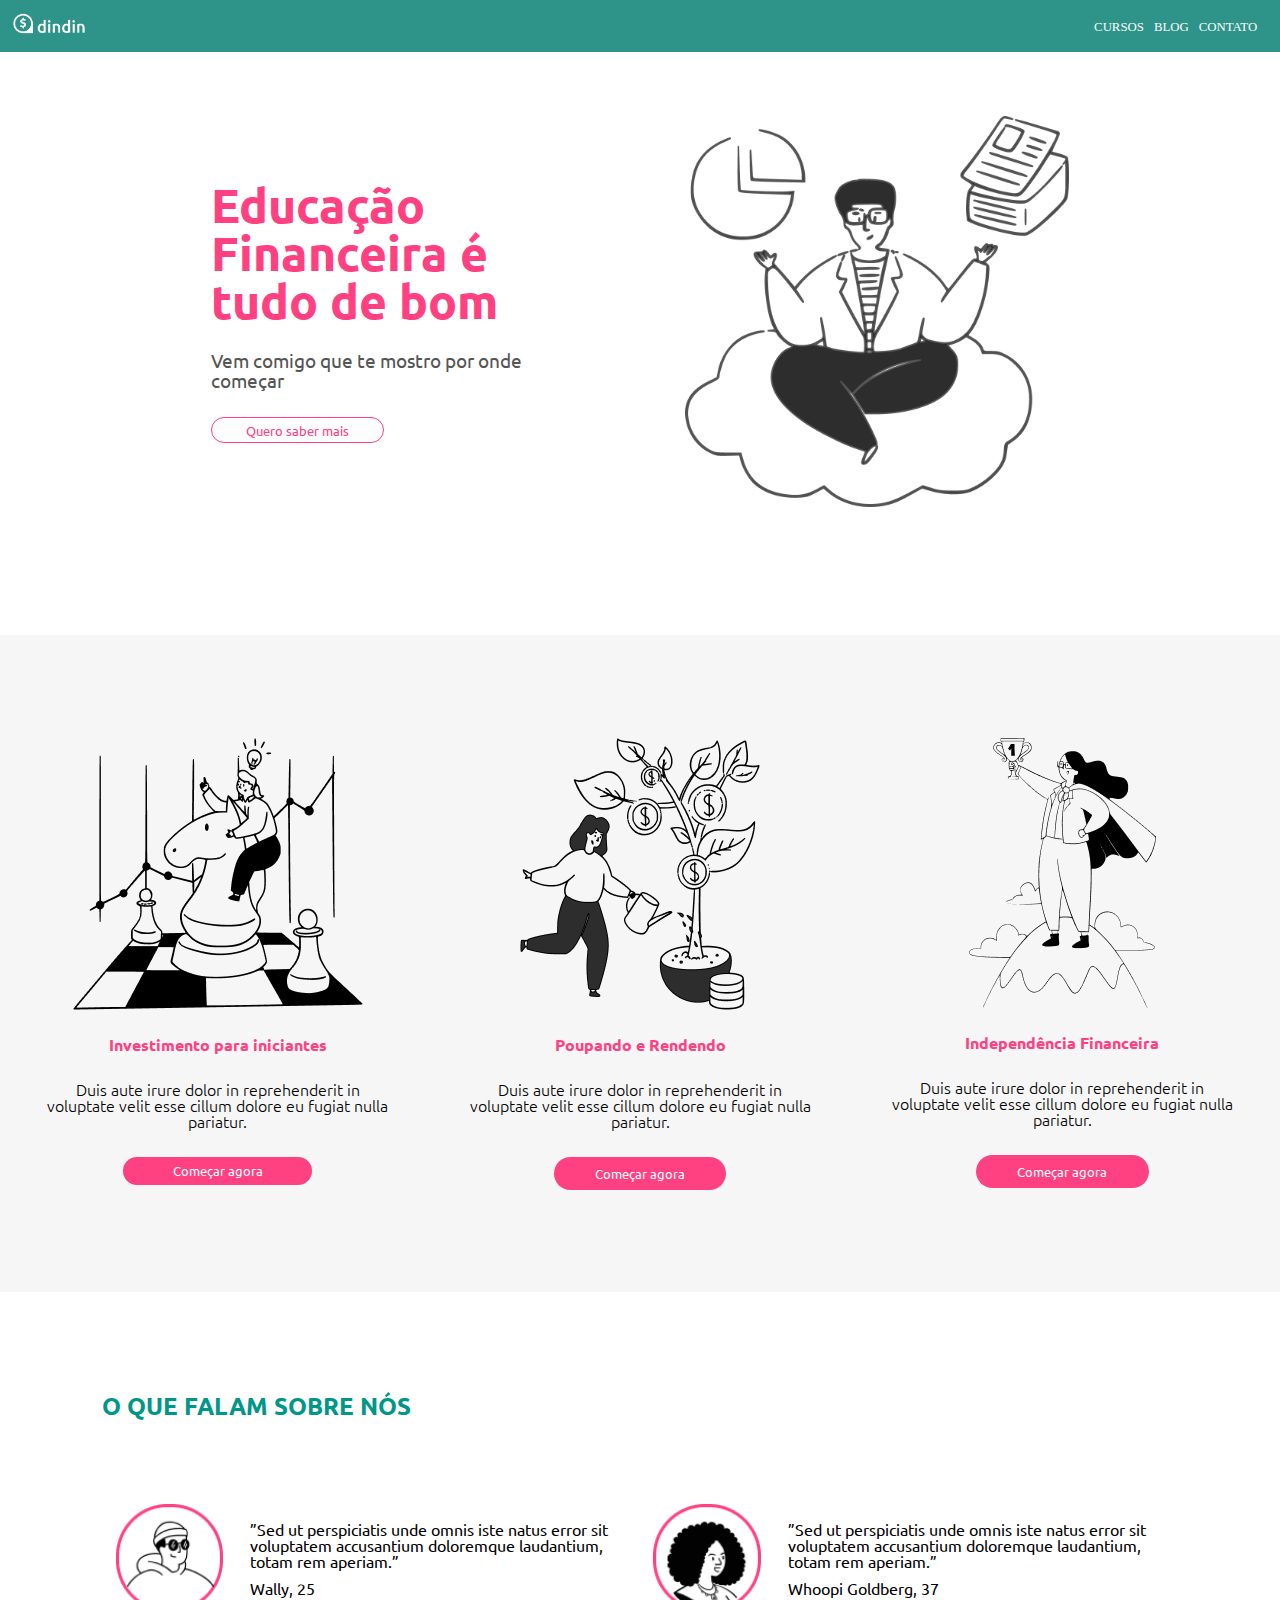
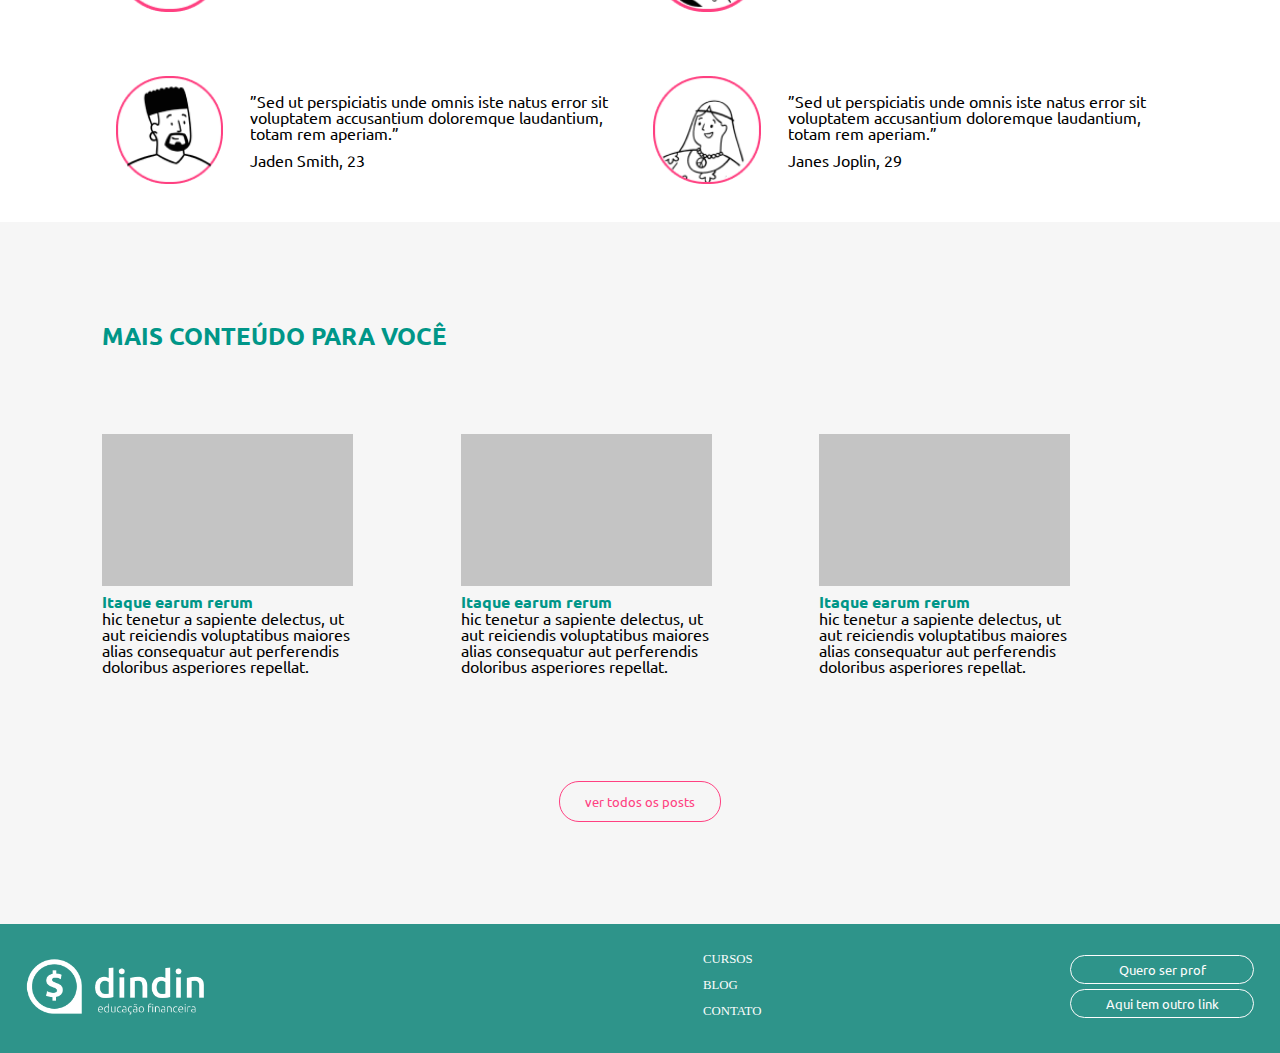
<file: index.html>
<!DOCTYPE html>
<html lang="pt-br">
<head>
    <meta charset="UTF-8">
    <meta http-equiv="X-UA-Compatible" content="IE=edge">
    <meta name="viewport" content="width=device-width, initial-scale=1.0">
    <link rel="stylesheet" href="./style/reset.css">
    <link rel="stylesheet" href="./style/global.css">
    <link rel="stylesheet" href="./style/index.css">
    <title>DINDIN</title>
</head>
<body>

    <header>
        <div>
            <a href=""><img src="./img/logo.png" alt="Logo"></a>
        </div>
        
        <nav>
            <ul>
                <li>
                    <a href="./cursos.html">CURSOS</a>
                </li>
                <li>
                    <a href="./blog.html">BLOG</a>
                </li>
                <li>
                    <a href="./contato.html">CONTATO</a>
                </li>
            </ul>
        </nav>
    </header>
    
    <main>

        <section id="section1">

            <div>
                <h1>Educação Financeira é tudo de bom</h1>
                <p>Vem comigo que te mostro por onde começar</p>
                <button>Quero saber mais</button>
            </div>
            
            <img src="./img/ilustra-banner.png" alt="">
        </section>

        <section id="section2">

            <div class="card">
                <img src="./img/image 3 (Traced).png" alt="">
                <h4>Investimento para iniciantes</h4>
                <p>Duis aute irure dolor in reprehenderit in voluptate velit esse cillum dolore eu fugiat nulla pariatur.</p>
                <a href="./pagina-do-curso.html">Começar agora</a> 
            </div>

            <div class="card">
                <img src="./img/image 2 (Traced).png" alt="">
                <h4>Poupando e Rendendo</h4>
                <p>Duis aute irure dolor in reprehenderit in voluptate velit esse cillum dolore eu fugiat nulla pariatur.</p>
                <button>Começar agora</button>
            </div>

            <div class="card">
                <img src="./img/image 4 (Traced).png" alt="">
                <h4>Independência Financeira</h4>
                <p>Duis aute irure dolor in reprehenderit in voluptate velit esse cillum dolore eu fugiat nulla pariatur.</p>
                <button>Começar agora</button>
            </div>
        </section>

        <section id="section3">
            <h2>O QUE FALAM SOBRE NÓS</h2>

            <div class="grid-container">
                <div class="container">
                    <img src="./img/Group 22.png" alt="">
                    <div>
                        <p>”Sed ut perspiciatis unde omnis iste natus error sit voluptatem accusantium doloremque laudantium, totam rem aperiam.”</p>
                        <span>Wally, 25</span>
                    </div>
                </div>
    
                <div class="container">
                    <img src="./img/whoopi.png" alt="">
                    <div>
                        <p>”Sed ut perspiciatis unde omnis iste natus error sit voluptatem accusantium doloremque laudantium, totam rem aperiam.”</p>
                        <span>Whoopi Goldberg, 37</span>
                    </div>
                </div>
    
                <div class="container">
                    <img src="./img/Group 21.png" alt="">
                    <div>
                        <p>”Sed ut perspiciatis unde omnis iste natus error sit voluptatem accusantium doloremque laudantium, totam rem aperiam.”</p>
                        <span>Jaden Smith, 23</span>
                    </div>
                </div>
    
                <div class="container">
                    <img src="./img/jane.png" alt="">
                    <div>
                        <p>”Sed ut perspiciatis unde omnis iste natus error sit voluptatem accusantium doloremque laudantium, totam rem aperiam.”</p>
                        <span>Janes Joplin, 29</span>
                    </div>
                </div>
            </div>
        </section>

        <aside>
            <h3>MAIS CONTEÚDO PARA VOCÊ</h3>

            <div>   
                <div class="aside-container">
                    <img src="./img/Rectangle 16.png" alt="">
                    <h6>Itaque earum rerum</h6>
                    <p>
                        hic tenetur a sapiente delectus, ut aut reiciendis voluptatibus maiores alias consequatur aut perferendis doloribus asperiores repellat.</p>
                </div>
    
                <div class="aside-container">
                    <img src="./img/Rectangle 16.png" alt="">
                    <h6>Itaque earum rerum</h6>
                    <p>
                        hic tenetur a sapiente delectus, ut aut reiciendis voluptatibus maiores alias consequatur aut perferendis doloribus asperiores repellat.</p>
                </div>
    
                <div class="aside-container">
                    <img src="./img/Rectangle 16.png" alt="">
                    <h6>Itaque earum rerum</h6>
                    <p>
                        hic tenetur a sapiente delectus, ut aut reiciendis voluptatibus maiores alias consequatur aut perferendis doloribus asperiores repellat.</p>
                </div>
            </div>

            <button>ver todos os posts</button>
        </aside>
    </main>

    <footer>
        <div>
            <a href=""><img src="./img/logo-1.png" alt=""></a>
        </div>
        
        <nav>
            <ul>
                <li>
                    <a href="./cursos.html">CURSOS</a>
                </li>
                <li>
                    <a href="./blog.html">BLOG</a>
                </li>
                <li>
                    <a href="./contato.html">CONTATO</a>
                </li>
            </ul>
        </nav>

        <div class="button-container">
            <button>Quero ser prof</button>
            <button>Aqui tem outro link</button>
        </div>
    </footer>
</body>
</html>
</file>
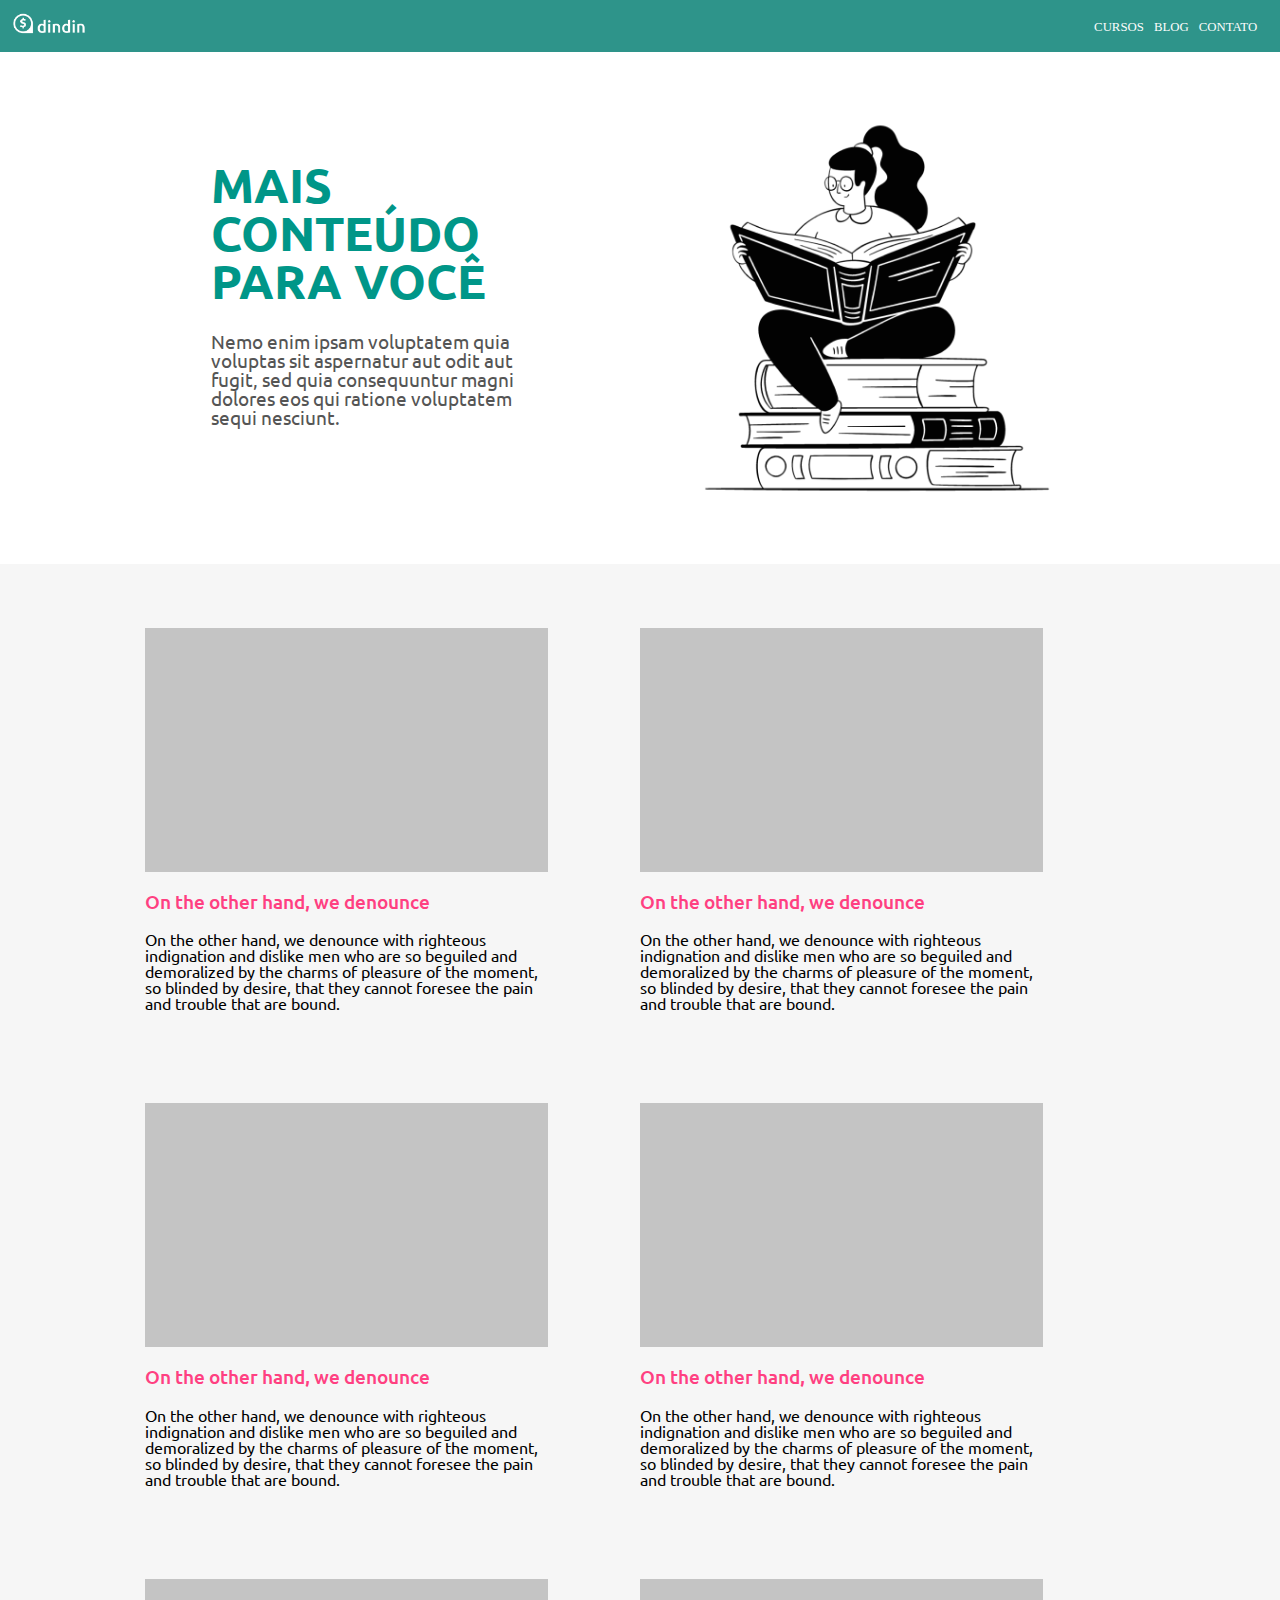
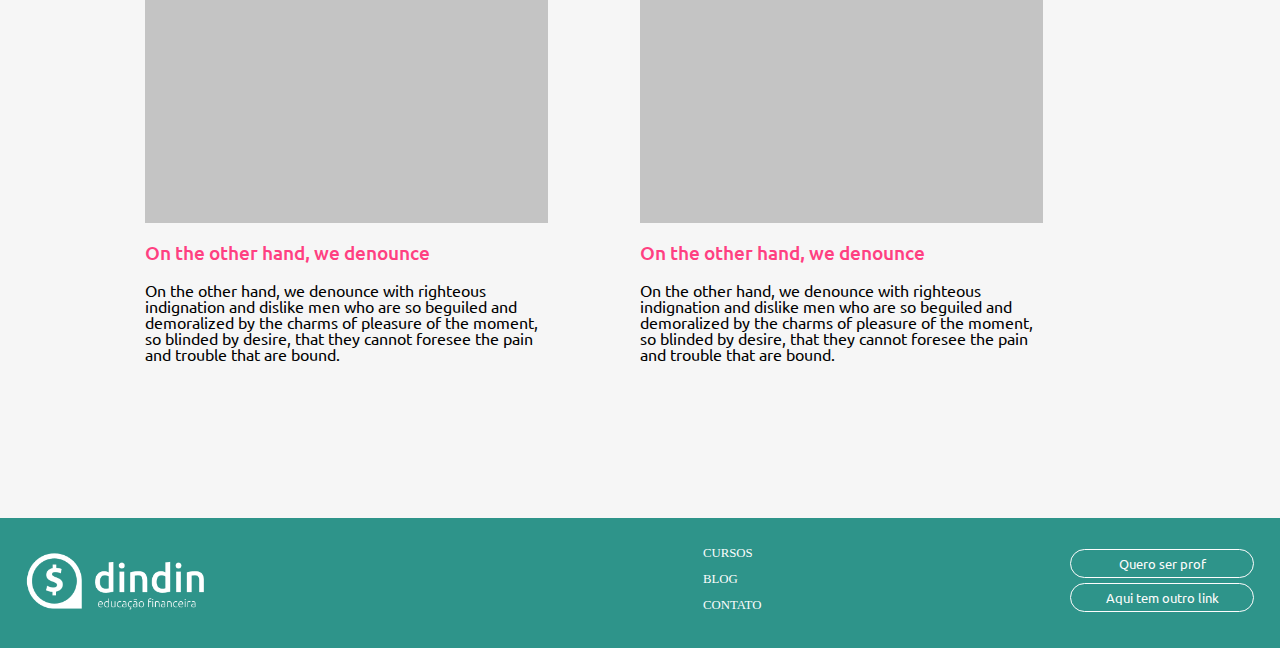
<file: blog.html>
<!DOCTYPE html>
<html lang="pt-br">
<head>
    <meta charset="UTF-8">
    <meta http-equiv="X-UA-Compatible" content="IE=edge">
    <meta name="viewport" content="width=device-width, initial-scale=1.0">
    <link rel="stylesheet" href="./style/reset.css">
    <link rel="stylesheet" href="./style/global.css">
    <link rel="stylesheet" href="./style/blog.css">
    <title>DINDIN</title>
</head>
<body>
    
    <header>
        <div>
            <a href="./index.html"><img src="./img/logo.png" alt="Logo"></a>
        </div>
        
        <nav>
            <ul>
                <li>
                    <a href="./cursos.html">CURSOS</a>
                </li>
                <li>
                    <a href="">BLOG</a>
                </li>
                <li>
                    <a href="./contato.html">CONTATO</a>
                </li>
            </ul>
        </nav>
    </header>

    <main>

        <section id="section1">

            <div>
                <h1>MAIS CONTEÚDO PARA VOCÊ</h1>
                <p>
                    Nemo enim ipsam voluptatem quia voluptas sit aspernatur aut odit aut fugit, 
                    sed quia consequuntur magni dolores eos qui ratione voluptatem sequi nesciunt. 
                </p>
            </div>
            
            <img src="./img/ilustra-blog.png" alt="">
        </section>

        <section id="section2">
            
            <div class="blog-content">
                <img src="./img/Rectangle 16.png" alt="">
                <h3>On the other hand, we denounce</h3>
                <p>
                    On the other hand, we denounce with righteous indignation and dislike men who are so beguiled and 
                    demoralized by the charms of pleasure of the moment, so blinded by desire, that they cannot 
                    foresee the pain and trouble that are bound.
                </p>
            </div>

            <div class="blog-content">
                <img src="./img/Rectangle 16.png" alt="">
                <h3>On the other hand, we denounce</h3>
                <p>
                    On the other hand, we denounce with righteous indignation and dislike men who are so beguiled and 
                    demoralized by the charms of pleasure of the moment, so blinded by desire, that they cannot 
                    foresee the pain and trouble that are bound.
                </p>
            </div>

            <div class="blog-content">
                <img src="./img/Rectangle 16.png" alt="">
                <h3>On the other hand, we denounce</h3>
                <p>
                    On the other hand, we denounce with righteous indignation and dislike men who are so beguiled and 
                    demoralized by the charms of pleasure of the moment, so blinded by desire, that they cannot 
                    foresee the pain and trouble that are bound.
                </p>
            </div>

            <div class="blog-content">
                <img src="./img/Rectangle 16.png" alt="">
                <h3>On the other hand, we denounce</h3>
                <p>
                    On the other hand, we denounce with righteous indignation and dislike men who are so beguiled and 
                    demoralized by the charms of pleasure of the moment, so blinded by desire, that they cannot 
                    foresee the pain and trouble that are bound.
                </p>
            </div>

            <div class="blog-content">
                <img src="./img/Rectangle 16.png" alt="">
                <h3>On the other hand, we denounce</h3>
                <p>
                    On the other hand, we denounce with righteous indignation and dislike men who are so beguiled and 
                    demoralized by the charms of pleasure of the moment, so blinded by desire, that they cannot 
                    foresee the pain and trouble that are bound.
                </p>
            </div>

            <div class="blog-content">
                <img src="./img/Rectangle 16.png" alt="">
                <h3>On the other hand, we denounce</h3>
                <p>
                    On the other hand, we denounce with righteous indignation and dislike men who are so beguiled and 
                    demoralized by the charms of pleasure of the moment, so blinded by desire, that they cannot 
                    foresee the pain and trouble that are bound.
                </p>
            </div>
        </section>

    </main>

    <footer>
        <div>
            <a href="./index.html"><img src="./img/logo-1.png" alt=""></a>
        </div>
        
        <nav>
            <ul>
                <li>
                    <a href="./cursos.html">CURSOS</a>
                </li>
                <li>
                    <a href="">BLOG</a>
                </li>
                <li>
                    <a href="./contato.html">CONTATO</a>
                </li>
            </ul>
        </nav>

        <div class="button-container">
            <button>Quero ser prof</button>
            <button>Aqui tem outro link</button>
        </div>
    </footer>
</body>
</html>
</file>
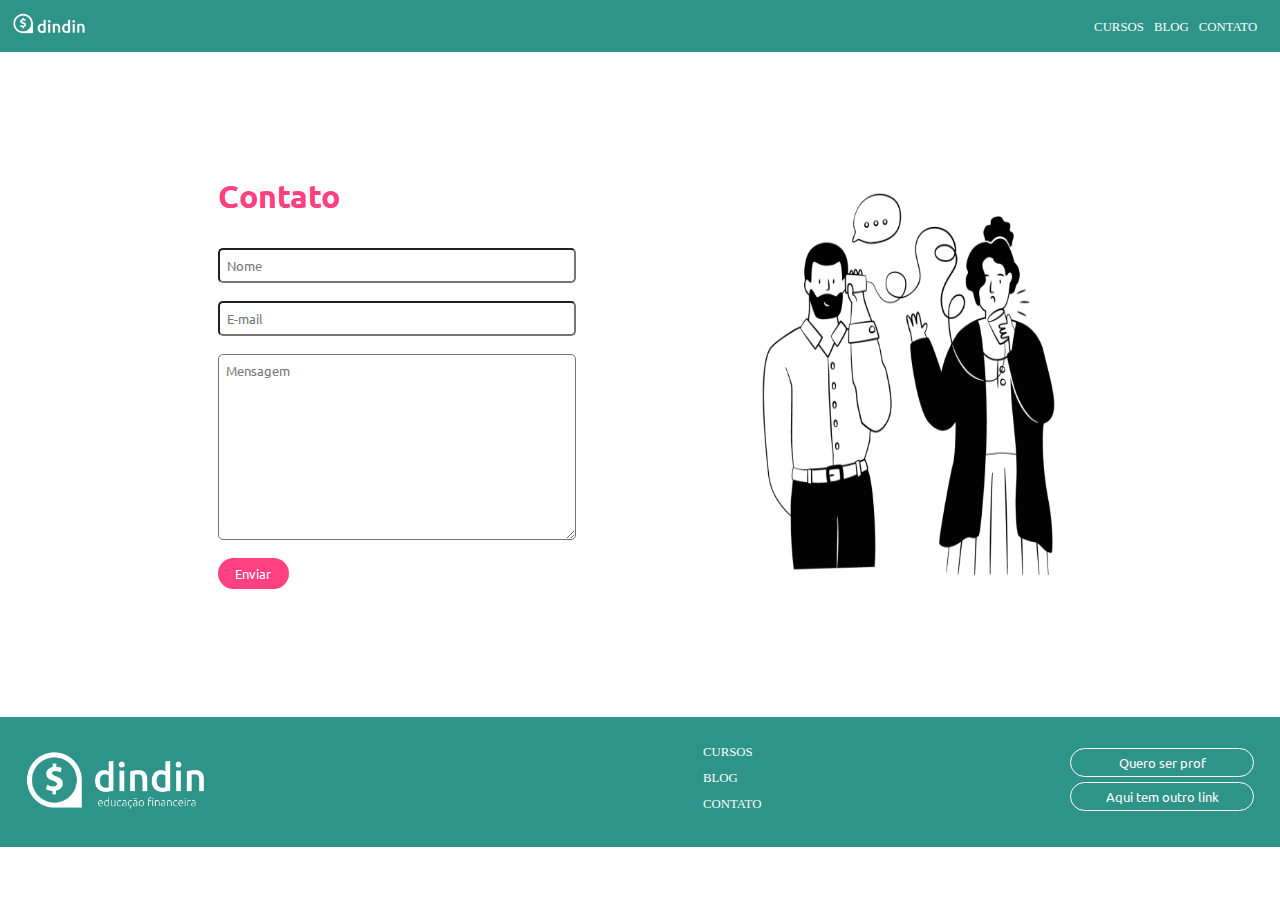
<file: contato.html>
<!DOCTYPE html>
<html lang="pt-br">
<head>
    <meta charset="UTF-8">
    <meta http-equiv="X-UA-Compatible" content="IE=edge">
    <meta name="viewport" content="width=device-width, initial-scale=1.0">
    <link rel="stylesheet" href="./style/reset.css">
    <link rel="stylesheet" href="./style/global.css">
    <link rel="stylesheet" href="./style/contato.css">
    <title>DINDIN</title>
</head>
<body>
    <header>
        <div>
            <a href="./index.html"><img src="./img/logo.png" alt="Logo"></a>
        </div>
        
        <nav>
            <ul>
                <li>
                    <a href="./cursos.html">CURSOS</a>
                </li>
                <li>
                    <a href="./blog.html">BLOG</a>
                </li>
                <li>
                    <a href="">CONTATO</a>
                </li>
            </ul>
        </nav>
    </header>

    <main>

        <div class="container">
            <form action="">
                <h1>Contato</h1>
                <input type="text" id="name" placeholder="Nome">
                <input type="email" id="email" placeholder="E-mail">
                <textarea name="mensagem" id="" cols="30" rows="10" placeholder="Mensagem"></textarea>
                <button>Enviar</button>
            </form>

            <img src="./img/ilustra-contato.png" alt="">    
        </div>
        
    </main>

    <footer>
        <div>
            <a href="./index.html"><img src="./img/logo-1.png" alt=""></a>
        </div>
        
        <nav>
            <ul>
                <li>
                    <a href="./cursos.html">CURSOS</a>
                </li>
                <li>
                    <a href="./blog.html">BLOG</a>
                </li>
                <li>
                    <a href="">CONTATO</a>
                </li>
            </ul>
        </nav>

        <div class="button-container">
            <button>Quero ser prof</button>
            <button>Aqui tem outro link</button>
        </div>
    </footer>
</body>
</html>
</file>
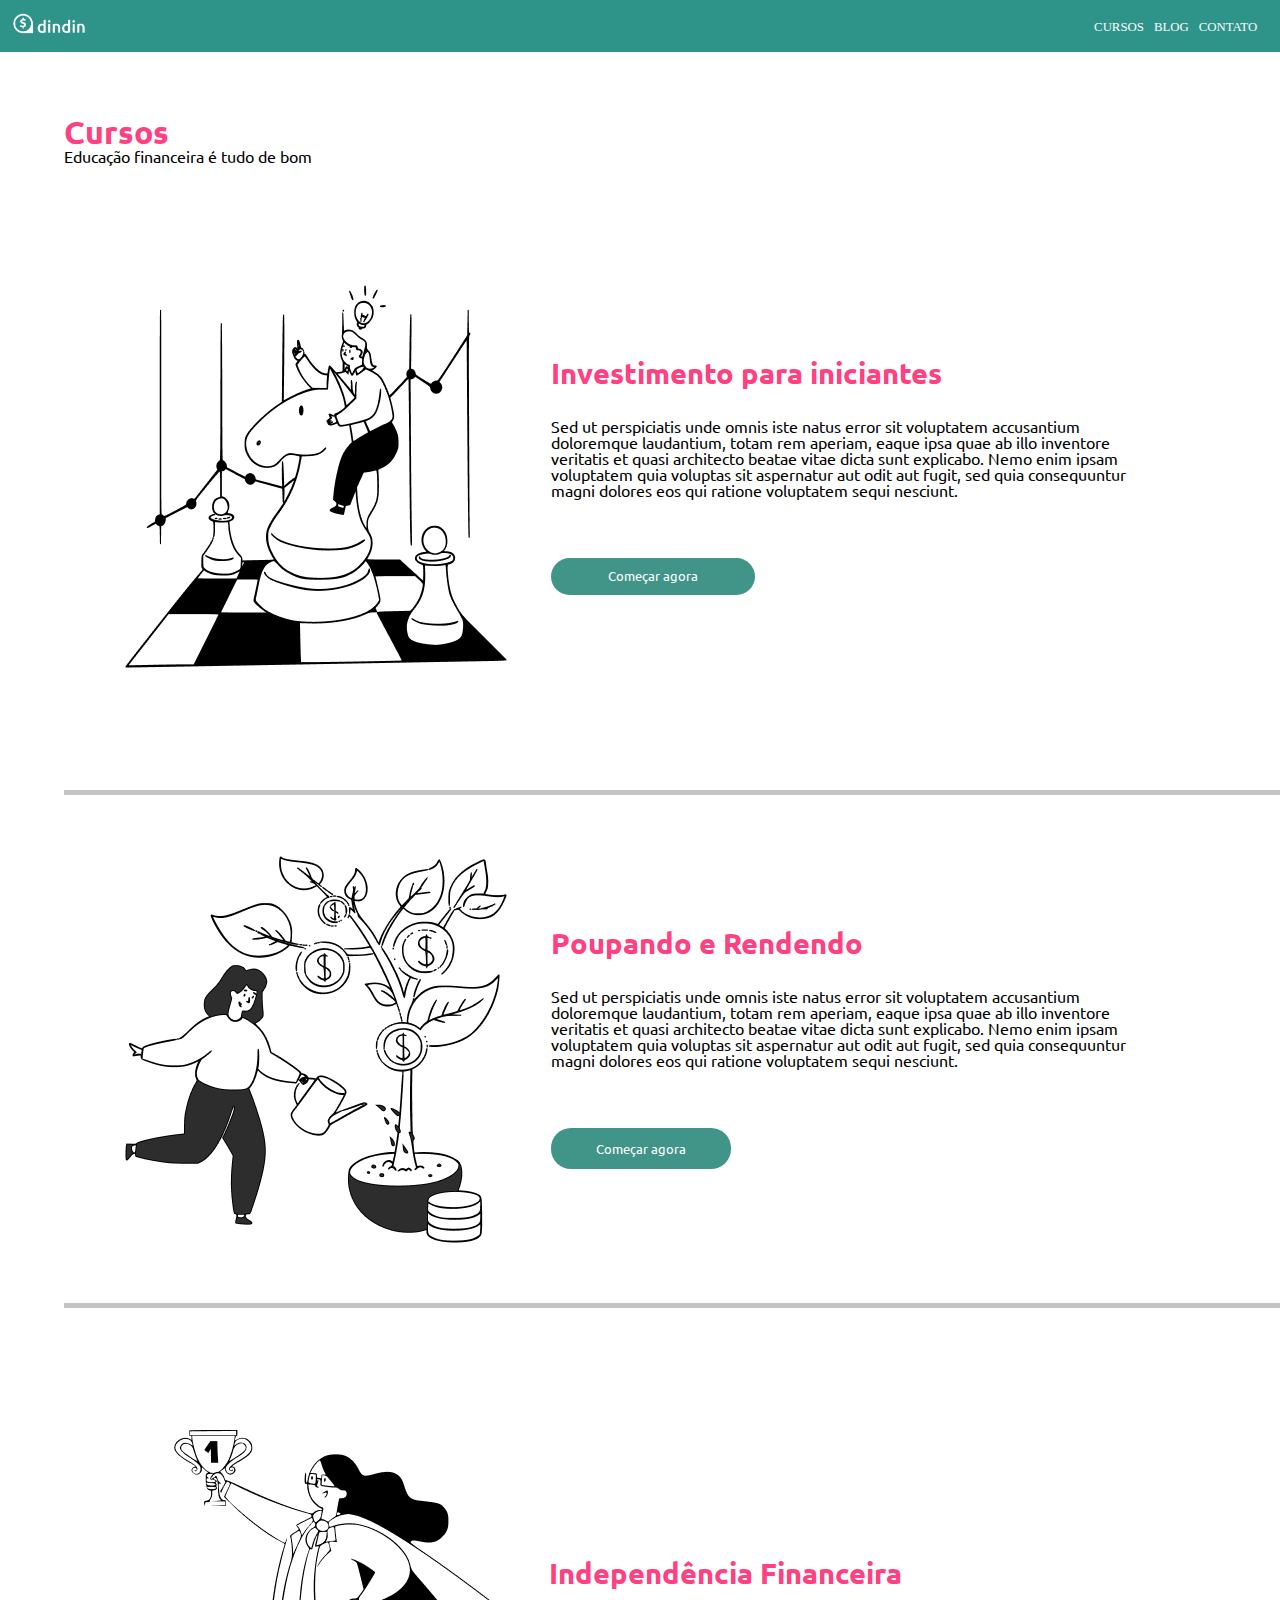
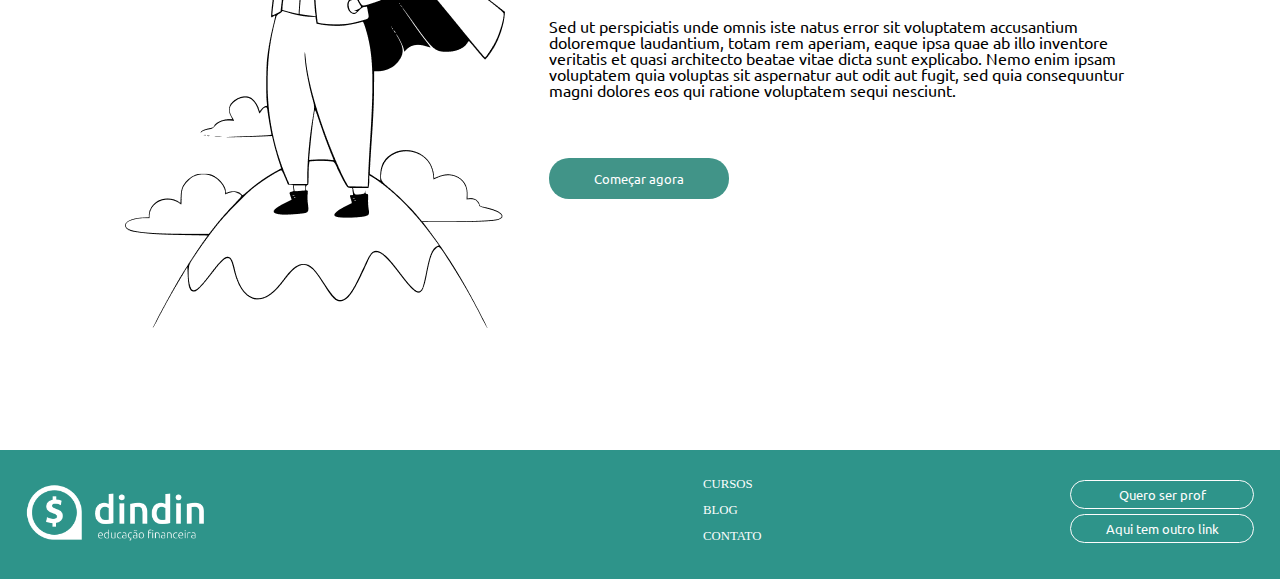
<file: cursos.html>
<!DOCTYPE html>
<html lang="pt-br">
<head>
    <meta charset="UTF-8">
    <meta http-equiv="X-UA-Compatible" content="IE=edge">
    <meta name="viewport" content="width=device-width, initial-scale=1.0">
    <link rel="stylesheet" href="./style/reset.css">
    <link rel="stylesheet" href="./style/global.css">
    <link rel="stylesheet" href="./style/cursos.css">
    <title>DINDIN</title>
</head>
<body>
    
    <header>
        <div>   
            <a href="./index.html"><img src="./img/logo.png" alt="Logo"></a>
        </div>
        
        <nav>
            <ul>
                <li>
                    <a href="">CURSOS</a>
                </li>
                <li>
                    <a href="./blog.html">BLOG</a>
                </li>
                <li>
                    <a href="./contato.html">CONTATO</a>
                </li>
            </ul>
        </nav>
    </header>

    <main>
        <h1>Cursos</h1>
        <p>Educação financeira é tudo de bom</p>

        <section>
            <div class="card">
                <img src="./img/image 3 (Traced)-1.png" alt="">
                <div class="information">
                    <h3>Investimento para iniciantes</h3>
                    <p>Sed ut perspiciatis unde omnis iste natus error sit voluptatem accusantium doloremque laudantium, totam rem aperiam, eaque ipsa quae ab illo inventore veritatis et quasi architecto beatae vitae dicta sunt explicabo. Nemo enim ipsam voluptatem quia voluptas sit aspernatur aut odit aut fugit, sed quia consequuntur magni dolores eos qui ratione voluptatem sequi nesciunt. </p>
                    <a href="./pagina-do-curso.html">Começar agora</a>
                </div>
            </div>

            <div class="card">
                <img src="./img/image 2 (Traced)-1.png" alt="">
                <div class="information">
                    <h3>Poupando e Rendendo</h3>
                    <p>Sed ut perspiciatis unde omnis iste natus error sit voluptatem accusantium doloremque laudantium, totam rem aperiam, eaque ipsa quae ab illo inventore veritatis et quasi architecto beatae vitae dicta sunt explicabo. Nemo enim ipsam voluptatem quia voluptas sit aspernatur aut odit aut fugit, sed quia consequuntur magni dolores eos qui ratione voluptatem sequi nesciunt. </p>
                    <button>Começar agora</button>
                </div>
            </div>

            <div class="card">
                <img src="./img/image 4 (Traced)-1.png" alt="">
                <div class="information">
                    <h3>Independência Financeira</h3>
                    <p>Sed ut perspiciatis unde omnis iste natus error sit voluptatem accusantium doloremque laudantium, totam rem aperiam, eaque ipsa quae ab illo inventore veritatis et quasi architecto beatae vitae dicta sunt explicabo. Nemo enim ipsam voluptatem quia voluptas sit aspernatur aut odit aut fugit, sed quia consequuntur magni dolores eos qui ratione voluptatem sequi nesciunt. </p>
                    <button>Começar agora</button>
                </div>
            </div>
        </section>
    </main>


    <footer>
        <div>   
            <a href="./index.html"><img src="./img/logo-1.png" alt=""></a>
        </div>
        
        <nav>
            <ul>
                <li>
                    <a href="">CURSOS</a>
                </li>
                <li>
                    <a href="./blog.html">BLOG</a>
                </li>
                <li>
                    <a href="./contato.html">CONTATO</a>
                </li>
            </ul>
        </nav>

        <div class="button-container">
            <button>Quero ser prof</button>
            <button>Aqui tem outro link</button>
        </div>
    </footer>
</body>
</html>
</file>
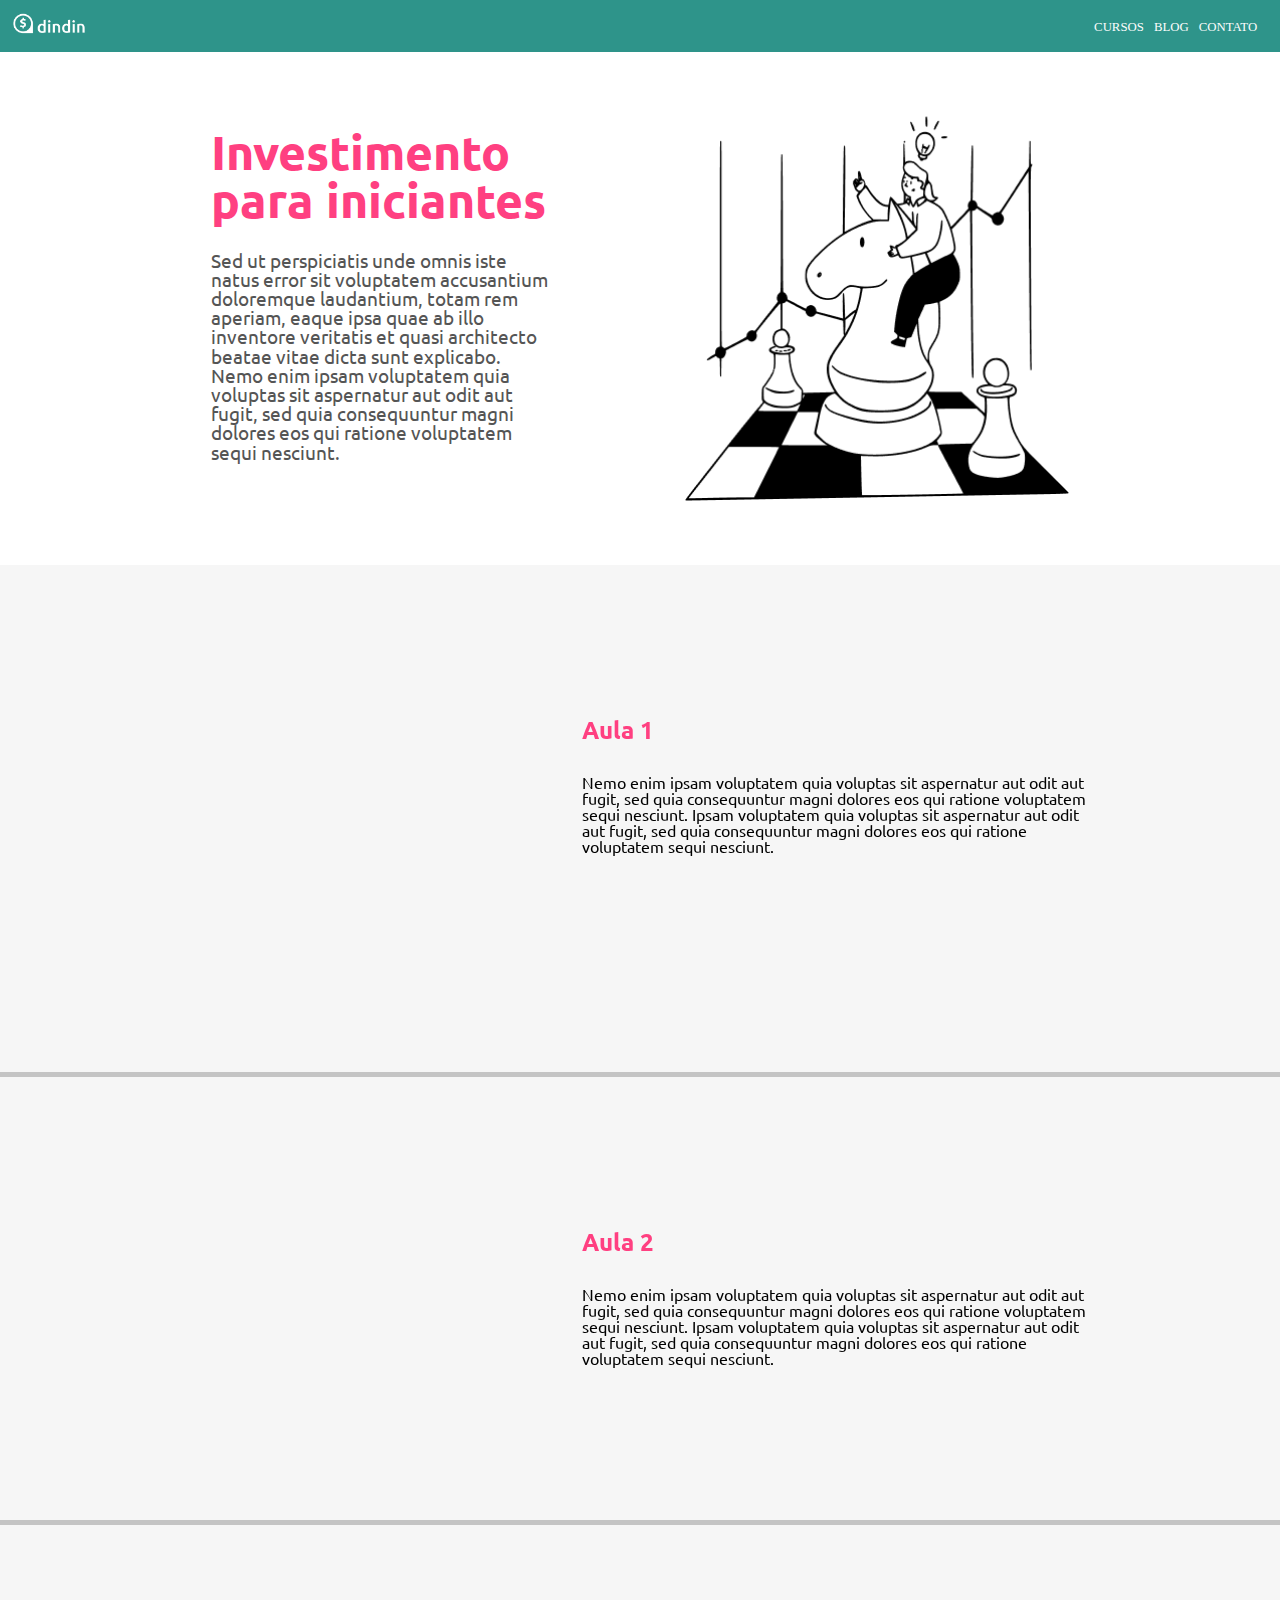
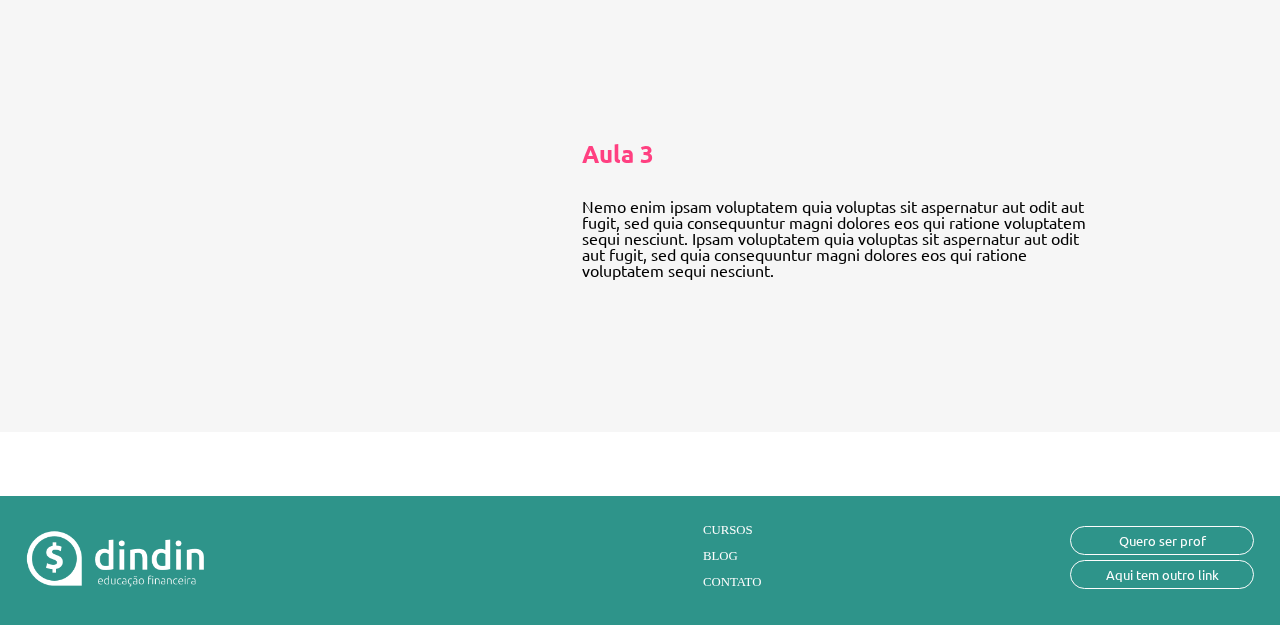
<file: pagina-do-curso.html>
<!DOCTYPE html>
<html lang="pt-br">
<head>
    <meta charset="UTF-8">
    <meta http-equiv="X-UA-Compatible" content="IE=edge">
    <meta name="viewport" content="width=device-width, initial-scale=1.0">
    <link rel="stylesheet" href="./style/reset.css">
    <link rel="stylesheet" href="./style/global.css">
    <link rel="stylesheet" href="./style/pagina-do-curso.css">
    <title>DINDIN</title>
</head>
<body>
    <header>
        <div>
            <a href="./index.html"><img src="./img/logo.png" alt="Logo"></a>
        </div>
        
        <nav>
            <ul>
                <li>
                    <a href="./cursos.html">CURSOS</a>
                </li>
                <li>
                    <a href="./blog.html">BLOG</a>
                </li>
                <li>
                    <a href="./contato.html">CONTATO</a>
                </li>
            </ul>
        </nav>
    </header>

    <main>

        <section id="principal">

            <div>
                <h1>Investimento para iniciantes</h1>
                <p>Sed ut perspiciatis unde omnis iste natus error sit voluptatem accusantium doloremque laudantium, 
                    totam rem aperiam, eaque ipsa quae ab illo inventore veritatis et quasi architecto beatae vitae 
                    dicta sunt explicabo. Nemo enim ipsam voluptatem quia voluptas sit aspernatur aut odit aut fugit, 
                    sed quia consequuntur magni dolores eos qui ratione voluptatem sequi nesciunt.
                </p>
            </div>
            
            <img src="./img/image 3 (Traced)-1.png" alt="">
        </section>

        <section class="video">

            <div class="video-container">
                <iframe width="560" height="315" src="https://www.youtube.com/embed/NEzYn3rNWVc" 
                title="YouTube video player" frameborder="0" 
                allow="accelerometer; autoplay; clipboard-write; encrypted-media; gyroscope; picture-in-picture" 
                allowfullscreen>
                </iframe>
                <div class="description">
                    <h3>Aula 1</h3>
                    <p>Nemo enim ipsam voluptatem quia voluptas sit aspernatur aut odit aut fugit, sed quia consequuntur magni dolores eos qui ratione voluptatem sequi nesciunt. 

                        Ipsam voluptatem quia voluptas sit aspernatur aut odit aut fugit, sed quia consequuntur magni dolores eos qui ratione voluptatem sequi nesciunt. </p>
                </div>
            </div>

            <div class="video-container">
                <iframe width="560" height="315" src="https://www.youtube.com/embed/dJyJ77GkhBE" 
                title="YouTube video player" frameborder="0" 
                allow="accelerometer; autoplay; clipboard-write; encrypted-media; gyroscope; picture-in-picture" 
                allowfullscreen>
                </iframe>
                <div class="description">
                    <h3>Aula 2</h3>
                    <p>Nemo enim ipsam voluptatem quia voluptas sit aspernatur aut odit aut fugit, sed quia consequuntur magni dolores eos qui ratione voluptatem sequi nesciunt. 

                        Ipsam voluptatem quia voluptas sit aspernatur aut odit aut fugit, sed quia consequuntur magni dolores eos qui ratione voluptatem sequi nesciunt. 
                    </p>
                </div>
            </div>

            <div class="video-container">
                <iframe width="560" height="315" src="https://www.youtube.com/embed/PtAkxzMhobQ" 
                title="YouTube video player" frameborder="0" 
                allow="accelerometer; autoplay; clipboard-write; encrypted-media; gyroscope; picture-in-picture" 
                allowfullscreen>
                </iframe>

                <div class="description">
                    <h3>Aula 3</h3>
                    <p>Nemo enim ipsam voluptatem quia voluptas sit aspernatur aut odit aut fugit, sed quia consequuntur magni dolores eos qui ratione voluptatem sequi nesciunt. 
    
                        Ipsam voluptatem quia voluptas sit aspernatur aut odit aut fugit, sed quia consequuntur magni dolores eos qui ratione voluptatem sequi nesciunt. 
                    </p>
                </div>
            </div>
           
        </section>

    </main>

    <footer>
        <div>
            <a href="./index.html"><img src="./img/logo-1.png" alt=""></a>
        </div>
        
        <nav>
            <ul>
                <li>
                    <a href="./cursos.html">CURSOS</a>
                </li>
                <li>
                    <a href="./blog.html">BLOG</a>
                </li>
                <li>
                    <a href="./contato.html">CONTATO</a>
                </li>
            </ul>
        </nav>

        <div class="button-container">
            <button>Quero ser prof</button>
            <button>Aqui tem outro link</button>
        </div>
    </footer>
</body>
</html>
</file>
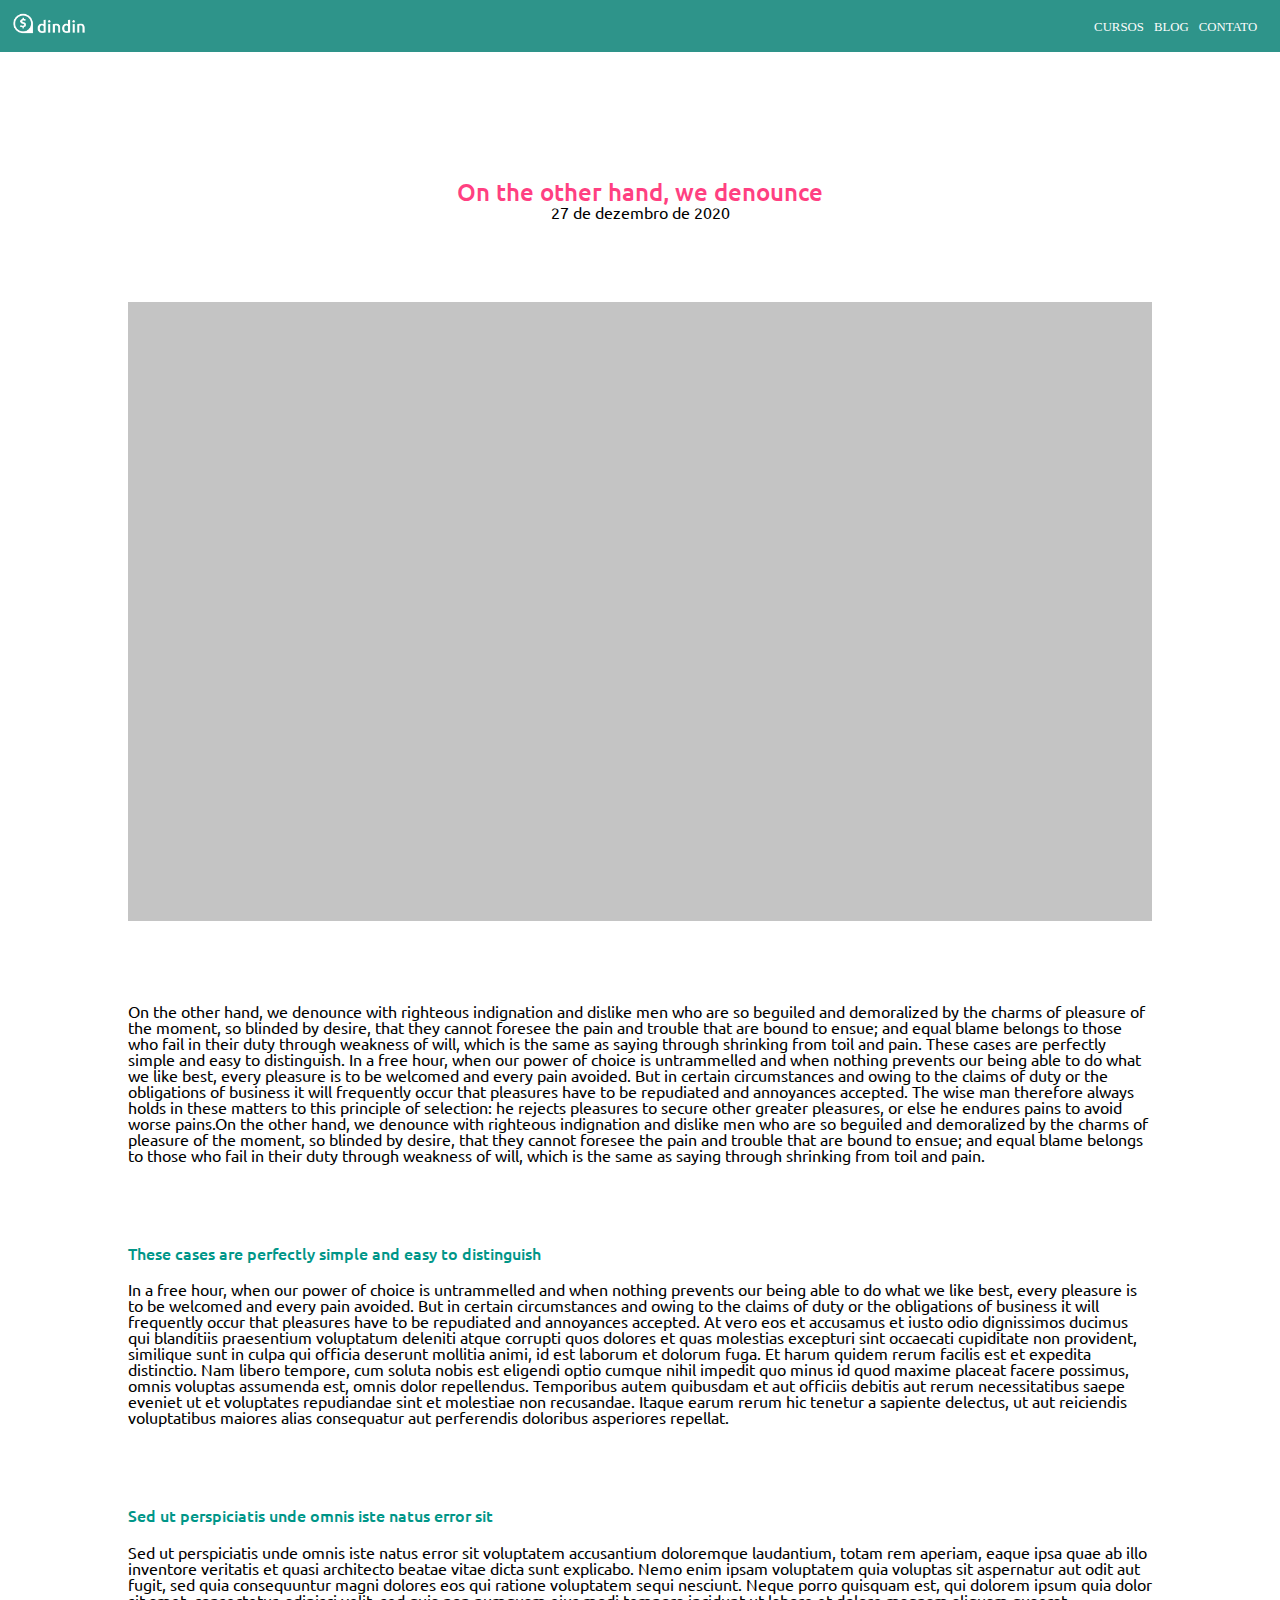
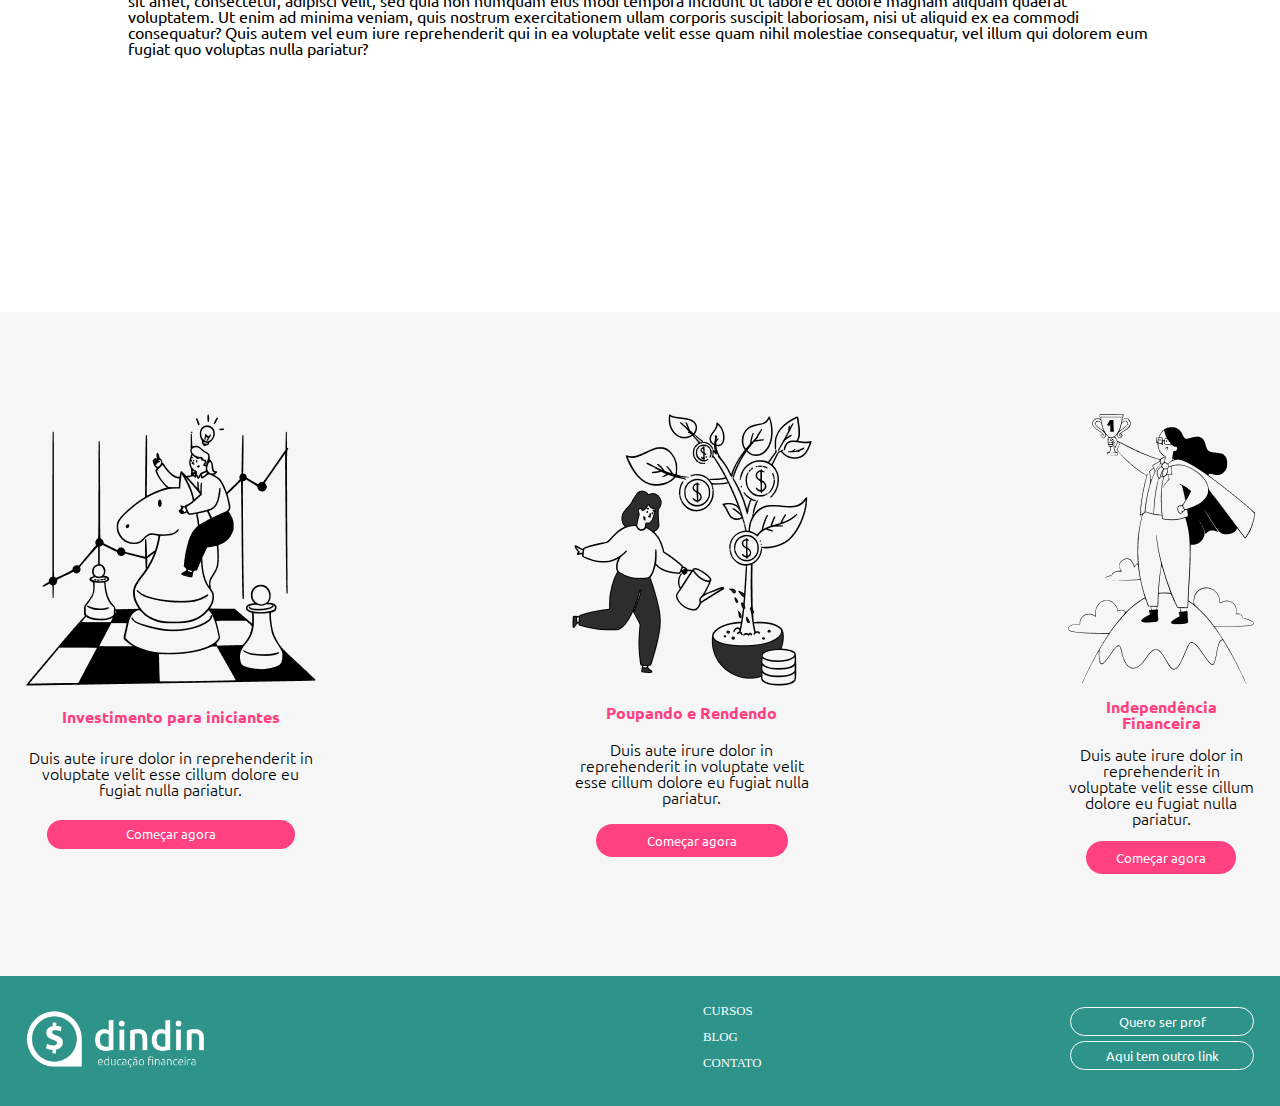
<file: post.html>
<!DOCTYPE html>
<html lang="pt-br">
<head>
    <meta charset="UTF-8">
    <meta http-equiv="X-UA-Compatible" content="IE=edge">
    <meta name="viewport" content="width=device-width, initial-scale=1.0">
    <link rel="stylesheet" href="./style/reset.css">
    <link rel="stylesheet" href="./style/global.css">
    <link rel="stylesheet" href="./style/post.css">
    <title>DINDIN</title>
</head>
<body>
    <header>
        <div>
            <a href="./index.html"><img src="./img/logo.png" alt="Logo"></a>
        </div>
        
        <nav>
            <ul>
                <li>
                    <a href="./cursos.html">CURSOS</a>
                </li>
                <li>
                    <a href="./blog.html">BLOG</a>
                </li>
                <li>
                    <a href="./contato.html">CONTATO</a>
                </li>
            </ul>
        </nav>
    </header>

    <main>

        <article>
            <h1>On the other hand, we denounce</h1>
            <span>27 de dezembro de 2020</span>
            <img src="./img/Rectangle 16.png" alt="">
            <p>
                On the other hand, we denounce with righteous indignation and dislike men who are so beguiled and demoralized by the charms of pleasure of the moment, so blinded by desire, that they cannot foresee the pain and trouble that are bound to ensue; and equal blame belongs to those who fail in their duty through weakness of will, which is the same as saying through shrinking from toil and pain. 
                These cases are perfectly simple and easy to distinguish. In a free hour, when our power of choice is untrammelled and when nothing prevents our being able to do what we like best, every pleasure is to be welcomed and every pain avoided. But in certain circumstances and owing to the claims of duty or the obligations of business it will frequently occur that pleasures have to be repudiated and annoyances accepted.
                The wise man therefore always holds in these matters to this principle of selection: he rejects pleasures to secure other greater pleasures, or else he endures pains to avoid worse pains.On the other hand, we denounce with righteous indignation and dislike men who are so beguiled and demoralized by the charms of pleasure of the moment, so blinded by desire, that they cannot foresee the pain and trouble that are bound to ensue; and equal blame belongs to those who fail in their duty through weakness of will, which is the same as saying through shrinking from toil and pain. 
            </p>
            <h3>These cases are perfectly simple and easy to distinguish</h3>
            <p>
                In a free hour, when our power of choice is untrammelled and when nothing prevents our being able to do what we like best, every pleasure is to be welcomed and every pain avoided. But in certain circumstances and owing to the claims of duty or the obligations of business it will frequently occur that pleasures have to be repudiated and annoyances accepted.
                At vero eos et accusamus et iusto odio dignissimos ducimus qui blanditiis praesentium voluptatum deleniti atque corrupti quos dolores et quas molestias excepturi sint occaecati cupiditate non provident, similique sunt in culpa qui officia deserunt mollitia animi, id est laborum et dolorum fuga. Et harum quidem rerum facilis est et expedita distinctio. Nam libero tempore, cum soluta nobis est eligendi optio cumque nihil impedit quo minus id quod maxime placeat facere possimus, omnis voluptas assumenda est, omnis dolor repellendus. Temporibus autem quibusdam et aut officiis debitis aut rerum necessitatibus saepe eveniet ut et voluptates repudiandae sint et molestiae non recusandae. Itaque earum rerum hic tenetur a sapiente delectus, ut aut reiciendis voluptatibus maiores alias consequatur aut perferendis doloribus asperiores repellat.
            </p>
            <h3>Sed ut perspiciatis unde omnis iste natus error sit</h3>
            <p>Sed ut perspiciatis unde omnis iste natus error sit voluptatem accusantium doloremque laudantium, totam rem aperiam, eaque ipsa quae ab illo inventore veritatis et quasi architecto beatae vitae dicta sunt explicabo. Nemo enim ipsam voluptatem quia voluptas sit aspernatur aut odit aut fugit, sed quia consequuntur magni dolores eos qui ratione voluptatem sequi nesciunt. Neque porro quisquam est, qui dolorem ipsum quia dolor sit amet, consectetur, adipisci velit, sed quia non numquam eius modi tempora incidunt ut labore et dolore magnam aliquam quaerat voluptatem. Ut enim ad minima veniam, quis nostrum exercitationem ullam corporis suscipit laboriosam, nisi ut aliquid ex ea commodi consequatur? Quis autem vel eum iure reprehenderit qui in ea voluptate velit esse quam nihil molestiae consequatur, vel illum qui dolorem eum fugiat quo voluptas nulla pariatur?</p>
        </article>

        <aside>
            
            <div class="card">
                <img src="./img/image 3 (Traced).png" alt="">
                <h4>Investimento para iniciantes</h4>
                <p>Duis aute irure dolor in reprehenderit in voluptate velit esse cillum dolore eu fugiat nulla pariatur.</p>
                <a href="./pagina-do-curso.html">Começar agora</a> 
            </div>

            <div class="card">
                <img src="./img/image 2 (Traced).png" alt="">
                <h4>Poupando e Rendendo</h4>
                <p>Duis aute irure dolor in reprehenderit in voluptate velit esse cillum dolore eu fugiat nulla pariatur.</p>
                <button>Começar agora</button>
            </div>

            <div class="card">
                <img src="./img/image 4 (Traced).png" alt="">
                <h4>Independência Financeira</h4>
                <p>Duis aute irure dolor in reprehenderit in voluptate velit esse cillum dolore eu fugiat nulla pariatur.</p>
                <button>Começar agora</button>
            </div>
        </aside>

    </main>

    <footer>
        <div>
            <a href="./index.html"><img src="./img/logo-1.png" alt=""></a>
        </div>
        
        <nav>
            <ul>
                <li>
                    <a href="./cursos.html">CURSOS</a>
                </li>
                <li>
                    <a href="./blog.html">BLOG</a>
                </li>
                <li>
                    <a href="./contato.html">CONTATO</a>
                </li>
            </ul>
        </nav>

        <div class="button-container">
            <button>Quero ser prof</button>
            <button>Aqui tem outro link</button>
        </div>
    </footer>
</body>
</html>
</file>
<file: style/global.css>
@import url('https://fonts.googleapis.com/css2?family=Ubuntu:wght@300;400;500;700&display=swap');

*{
    font-family: 'Ubuntu', sans-serif;
}

li{
    list-style: none;
}

a{
    color: #FDFDFD;
    text-decoration: none;
    font-size: 80%;
}

header{
    display: flex;
    justify-content: space-between;
    align-items: center;
    background-color: #2E948A;
    padding: 1%;
}

header div a img{
    width: 30%;
}

header nav ul{
    display: flex;
}

header nav li{
    margin-right: 10px;
}

footer{
    background-color: #2E948A;
    display: flex;
    justify-content: space-between;
    align-items: center;
    padding: 2%;
}

footer div{
    width: 30%;
}

footer a img{
    width: 50%;
}

footer nav li{
    margin-bottom: 10px;
}

footer .button-container{
    display: flex;
    flex-direction: column;
    width: 15%;
}

footer .button-container button{
    width: 100%;
    background-color: #2E948A;
    color: #FDFDFD;
    border: 1px solid #FDFDFD;
    border-radius: 20px;
    margin-bottom: 5px;
    padding: 5px;

}


@media only screen and (max-width: 480px){
    a{
        font-size: 10%;
    }

    footer{
        margin-top: 10%;
    }

    footer div a img{
        width: 70%;
    }

    footer nav li{
        margin-bottom: 1px;
    }

    footer .button-container{
        width: 40%;
    }

    footer .button-container button{
        width: 70%;
        padding: 1px;
        font-size: 0.5em;
    }
}
</file>
<file: style/index.css>
#section1{
    display: flex;
    justify-content: center;
    align-items: center;
    margin-top: 5%;
}

#section1 div{
    width: 27%;
    margin-right: 10%;
}

#section1 div h1{
    color: #FF4081;
    font-size: 3em;
    font-weight: 700;
    margin-bottom: 8%;
}

#section1 div p{
    color: #555555;
    font-weight: 400;
    font-size: 1.2em;
    margin-bottom: 8%;
}

#section1 img{
    width: 30%;
}

#section1 div button{
    background-color: #FDFDFD;
    border: 1px solid #FF4081;
    border-radius: 20px;
    color: #FF4081;
    padding: 1%;
    width: 50%;
}

/* SECTION2 */

#section2{
    display: flex;
    flex-wrap: wrap;
    justify-content: center;
    background-color: #F6F6F6;
    margin-top: 10%;
}

#section2 .card{
    display: flex;
    flex-direction: column;
    align-items: center;
    width: 27%;
    margin: 8% 3% 8% 3%;
}


#section2 .card h4{
    color: #FF4081;
    font-weight: 700;
    margin-top: 8%;
    margin-bottom: 8%;
    text-align: center;
}

#section2 .card p{
    font-weight: 300;
    text-align: center;
}

#section2 .card button, #section2 .card a{
    width: 50%;
    background-color: #FF4081;
    color: #FDFDFD;
    margin-top: 8%;
    border: none;
    padding: 8px;
    border-radius: 20px;
}

a{
    text-align: center;
}

/* SECTION3 */
#section3{
    padding: 8%;
}

#section3 h2{
    font-weight: 700;
    color: #009688;
    margin-bottom: 8%;
    font-size: 1.5em;
}

#section3 .grid-container{
    display: grid;
    grid-template: 1fr 1fr / 1fr 1fr;
    row-gap: 30%;
}

#section3 .grid-container .container{
    display: flex;
    justify-content: space-around
}

#section3 .grid-container .container img{
    width: 20%;
}

#section3 .grid-container .container div{
    display: flex;
    flex-direction: column;
    justify-content: center;
    width: 70%;
}

#section3 .grid-container .container div p{
    font-size: 1em;
}

#section3 .grid-container .container div span{
    display: block;
    font-weight: 400;
    margin-top: 3%;
}

/* ASIDE */

aside{
    display: flex;
    flex-direction: column;
    padding: 8%;
    background-color: #F6F6F6;
}

aside h3{
    font-weight: 700;
    color: #009688;
    font-size: 1.5em;
}

aside div{
    display: flex;
    margin-bottom: 5%;
}

aside div .aside-container{
    display: flex;
    flex-direction: column;
    margin-right: 10%;
    margin-top: 8%;
}

aside div .aside-container img{
    width: 100%;
}

aside div .aside-container h6{
    color: #009688;
    font-weight: 700;
    margin-top: 3%;
}

aside button{
    background-color: #F6F6F6;
    color: #FF4081;
    border: 1px solid #FF4081;
    border-radius: 20px;
    padding: 1%;
    width: 15%;
    margin: 0 auto;
}

@media only screen and (max-width: 840px){

    #section1 div h1{
        font-size: 1.2em;
    }

    #section1 div p{
        font-size: 0.8em;
    }

    #section1 div button{
        padding: 3px;
        width: 100%;
        font-size: 0.6em;
    }

    #section2{
        display: flex;
        flex-direction: column;
        align-items: center;
    }

    #section2 .card{
        width: 60%;
        margin: 8% 10% 8% 10%;
    }

    #section2 .card img{
        width: 70%;
    }

    #section3 .grid-container{
        display: flex;
        flex-direction: column;
    }

    #section3 .grid-container .container{
        margin-top: 15%;
    }

    #section3 .grid-container .container div p{
        font-size: 0.8em;
    }
    
    #section3 .grid-container .container div span{
        font-size: 0.8em;
    }

    aside div{
        display: flex;
        flex-direction: column;
        align-items: center;
    }

    aside div .aside-container img{
        width: 70%;
    }

    aside div .aside-container p{
        text-align: center;
        font-size: 0.8em;
    }
    
    aside button{
        width: 50%;
    }
}
</file>
<file: style/blog.css>
#section1{
    display: flex;
    justify-content: center;
    align-items: center;
    margin-top: 5%;
}

#section1 div{
    width: 27%;
    margin-right: 10%;
}

#section1 div h1{
    color: #009688;
    font-size: 3em;
    font-weight: 700;
    margin-bottom: 8%;
}

#section1 div p{
    color: #555555;
    font-weight: 400;
    font-size: 1.2em;
    margin-bottom: 8%;
}

#section1 img{
    width: 30%;
}

#section2{
    display: flex;
    justify-content: center;
    flex-wrap: wrap;
    background-color: #F6F6F6;
    margin-top: 5%;
    padding: 5%;
}

#section2 .blog-content{
    display: flex;
    flex-direction: column;
    width: 35%;
    margin-right: 8%;
    margin-bottom: 8%;
}

h3{
    color: #FF4081;
    font-weight: 500;
    font-size: 1.2em;
    margin: 5% 0 5% 0;
}

@media only screen and (max-width: 480px){

    #section1 div{
        width: 50%;
    }

    #section1 div h1{
        font-size: 1.2em;
    }

    #section1 div p{
        font-size: 0.8em;
    }

    #section1 div button{
        padding: 3px;
        width: 100%;
        font-size: 0.6em;
    }

    #section2{
       
    }

    #section2 .blog-content{
        width: 40%;
        margin: 5% 5% 5% 5%;
    }

    #section2 .card img{
        width: 100%;
    }

    h3{
        font-size: 0.8em;
        text-align: center;
    }

    #section2 .blog-content p{
        font-size: 0.5em;
        text-align: center;
    }
        
}
</file>
<file: style/contato.css>
.container{
    display: flex;
    justify-content: space-around;
    padding: 10%;
}

.container form{
    display: flex;
    flex-direction: column;
    width: 35%;
}

h1{
    color: #FF4081;
    font-weight: 700;
    font-size: 2em;
    margin-bottom: 10%;
}

form input, textarea{
    margin-bottom: 5%;
    border-radius: 5px;
    padding: 2%;
}

form button{
    background-color: #FF4081;
    color: white;
    border-radius: 20px;
    border: none;
    padding: 2%;
    width: 20%;
}

.container img{
    width: 30%;
}

@media only screen and (max-width: 480px){
    .container{
        flex-direction: column;
        align-items: center;
    }

    .container form{
        width: 100%;
        margin-bottom: 20%;
    }

    .container img{
        width: 60%;
    }
}
</file>
<file: style/cursos.css>
main{
    margin-top: 5%;
    margin-left: 5%;
}

h1, h3{
    color: #FF4081;
    font-weight: 700;
}

h1{
    font-size: 2em;
}

h3{
    font-size: 1.8em;
}

section{
    margin-top: 5%;
}

section .card{
    display: flex;
    margin-bottom: 5%;
    padding: 5%;
}

section .card:not(:first-child):not(:last-child) {
    border-top: 5px solid #C4C4C4;
    border-bottom: 5px solid #C4C4C4;
}

section .card img{
    margin-right: 4%;
}

section .card .information{
    display: flex;
    flex-direction: column;
    justify-content: center;
    width: 55%;
}

section .card .information p{
    margin-top: 5%;
}

section .card .information button, section .card .information a{
    background-color: #419488;
    border: none;
    color: #FFFFFF;
    border-radius: 20px;
    padding: 2%;
    width: 30%;
    margin-top: 10%;
}

a{
    text-align: center;
}

@media only screen and (max-width: 480px){
    main{
        margin: 10% 0 10% 0;
    }

    section{
        margin-top: 5%;
    }

    section .card{
        display: flex;
        flex-direction: column;
        align-items: center;
        padding: 8%;
    }

    section .card img{
        width: 70%;
        margin-bottom: 8%;
    }

    section .card .information{
        align-items: center;
        width: 80%;
    }

    h1, h3 , p{
        text-align: center;
    }

    section .card .information button{
        padding: 4%;
        width: 50%;
        margin-top: 10%;
    }
}
</file>
<file: style/pagina-do-curso.css>
h1, h3{
    color: #FF4081;
    font-weight: 700;
}

h3{
    font-size: 1.5em;
}

#principal{
    display: flex;
    justify-content: center;
    align-items: center;
    margin-top: 5%;
}

#principal div{
    width: 27%;
    margin-right: 10%;
}

#principal div h1{
    font-size: 3em;
    margin-bottom: 8%;
}

#principal div p{
    color: #555555;
    font-weight: 400;
    font-size: 1.2em;
    margin-bottom: 8%;
}

#principal img{
    width: 30%;
}

.video{
    margin-top: 5%;
    background-color: #F6F6F6;
}

.video .video-container{
    display: flex;
    margin-bottom: 5%;
    padding: 5%;
}

.video .video-container:not(:first-child):not(:last-child) {
    border-top: 5px solid #C4C4C4;
    border-bottom: 5px solid #C4C4C4;
}

.video .video-container iframe{
    width: 40%;
    margin-right: 5%;
}

.video .video-container .description{
    display: flex;
    flex-direction: column;
    justify-content: center;
    width: 55%;
}

.video .video-container .description p{
    margin-top: 5%;
    width: 80%;
}

@media only screen and (max-width: 480px){

    h3 , p{
        text-align: center;
    }

    main{
        margin: 10% 0 10% 0;
    }

    #principal div{
        width: 50%;
    }

    #principal div h1{
        font-size: 1.2em;
        text-align: left;
    }

    #principal div p{
        font-size: 0.8em;
        text-align: left;
    }

    .video{
        margin-top: 5%;
    }

    .video .video-container{
        display: flex;
        flex-direction: column;
        align-items: center;
        padding: 8%;
    }

    .video .video-container iframe{
        width: 100%;
        margin-bottom: 8%;
    }

    .video .video-container .description{
        align-items: center;
        width: 80%;
    }
}
</file>
<file: style/post.css>
article{
    display: flex;
    flex-direction: column;
    padding: 10%;
}

h1{
    color: #FF4081;
    font-weight: 500;
    font-size: 1.5em;
}

h1, span{
    text-align: center
}

article img{
    margin-top: 8%;
    margin-bottom: 8%;
    width: 100%;
}

h3{
    color: #009688;
    font-weight: 500;
    margin-top: 8%;
    margin-bottom: 2%;
}

aside{
    display: flex;
    justify-content: center;
    background-color: #F6F6F6;
    margin-top: 10%;
}

aside .card{
    display: flex;
    flex-direction: column;
    align-items: center;
    width: 30%;
    margin: 8% 10% 8% 10%;
}

aside .card h4{
    color: #FF4081;
    font-weight: 700;
    margin-top: 8%;
    margin-bottom: 8%;
    text-align: center;
}

aside .card p{
    font-weight: 300;
    text-align: center;
}

aside .card button, aside .card a{
    width: 80%;
    background-color: #FF4081;
    color: #FDFDFD;
    margin-top: 8%;
    border: none;
    padding: 8px;
    border-radius: 20px;
}

a{
    text-align: center;
}

@media only screen and (max-width: 480px){
    aside{
        display: flex;
        flex-direction: column;
        align-items: center;
    }

    aside .card{
        width: 60%;
        margin: 8% 10% 8% 10%;
    }

    aside .card img{
        width: 70%;
    }
}
</file>
